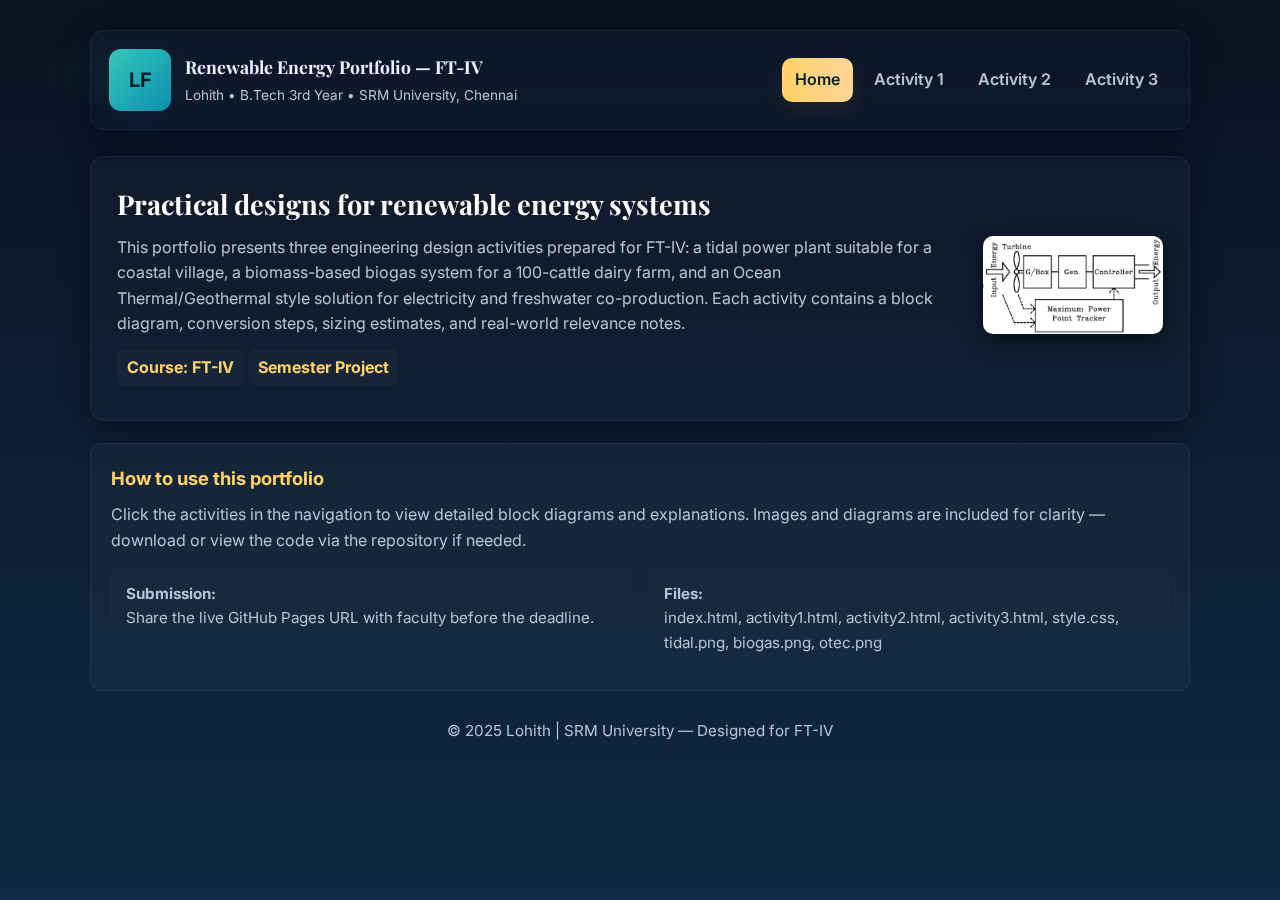
<file: index.html>
<!DOCTYPE html>
<html lang="en">
<head>
  <meta charset="utf-8" />
  <meta name="viewport" content="width=device-width,initial-scale=1" />
  <title>FT-IV Portfolio — Lohith</title>
  <link href="https://fonts.googleapis.com/css2?family=Inter:wght@300;400;600;700&family=Playfair+Display:wght@600&display=swap" rel="stylesheet">
  <link rel="stylesheet" href="style.css">
</head>
<body>
  <div class="container">
    <header class="header">
      <div class="brand">
        <div class="logo">LF</div>
        <div class="site-title">
          <h1>Renewable Energy Portfolio — FT-IV</h1>
          <p>Lohith • B.Tech 3rd Year • SRM University, Chennai</p>
        </div>
      </div>
      <nav class="nav">
        <a href="index.html" class="active">Home</a>
        <a href="activity1.html">Activity 1</a>
        <a href="activity2.html">Activity 2</a>
        <a href="activity3.html">Activity 3</a>
      </nav>
    </header>

    <section class="hero">
      <div class="hero-left">
        <h2>Practical designs for renewable energy systems</h2>
        <p>This portfolio presents three engineering design activities prepared for FT-IV: a tidal power plant suitable for a coastal village, a biomass-based biogas system for a 100-cattle dairy farm, and an Ocean Thermal/Geothermal style solution for electricity and freshwater co-production. Each activity contains a block diagram, conversion steps, sizing estimates, and real-world relevance notes.</p>
        <div style="margin-top:12px"><a class="badge">Course: FT-IV</a> <a class="badge">Semester Project</a></div>
      </div>
      <div class="hero-right">
        <img src="tidal.png" alt="small tidal preview" style="width:180px;border-radius:10px;box-shadow:0 8px 22px rgba(0,0,0,0.45)">
      </div>
    </section>

    <section class="card">
      <h3>How to use this portfolio</h3>
      <p class="sub">Click the activities in the navigation to view detailed block diagrams and explanations. Images and diagrams are included for clarity — download or view the code via the repository if needed.</p>
      <div class="row">
        <div class="col meta">
          <strong>Submission:</strong><br> Share the live GitHub Pages URL with faculty before the deadline.
        </div>
        <div class="col meta">
          <strong>Files:</strong><br> index.html, activity1.html, activity2.html, activity3.html, style.css, tidal.png, biogas.png, otec.png
        </div>
      </div>
    </section>

    <footer class="footer">© 2025 Lohith | SRM University — Designed for FT-IV</footer>
  </div>
</body>
</html>
</file>
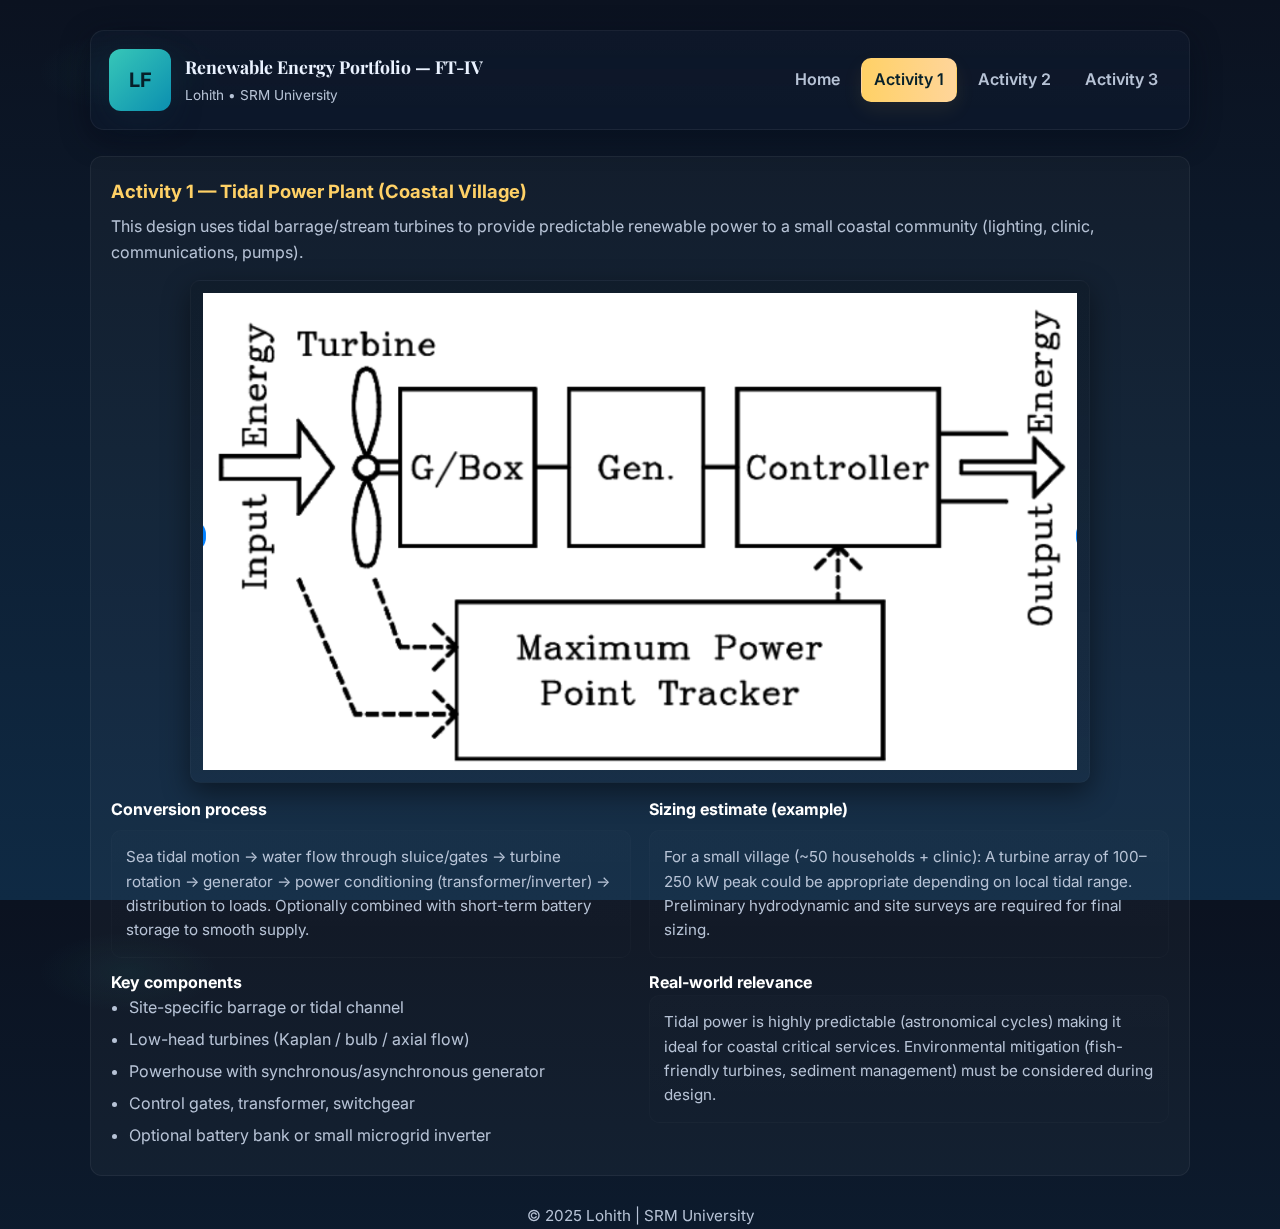
<file: activity1.html>
<!DOCTYPE html>
<html lang="en">
<head>
  <meta charset="utf-8" />
  <meta name="viewport" content="width=device-width,initial-scale=1" />
  <title>Activity 1 — Tidal Power Plant</title>
  <link href="https://fonts.googleapis.com/css2?family=Inter:wght@300;400;600;700&family=Playfair+Display:wght@600&display=swap" rel="stylesheet">
  <link rel="stylesheet" href="style.css">
</head>
<body>
  <div class="container">
    <header class="header">
      <div class="brand">
        <div class="logo">LF</div>
        <div class="site-title">
          <h1>Renewable Energy Portfolio — FT-IV</h1>
          <p>Lohith • SRM University</p>
        </div>
      </div>
      <nav class="nav">
        <a href="index.html">Home</a>
        <a href="activity1.html" class="active">Activity 1</a>
        <a href="activity2.html">Activity 2</a>
        <a href="activity3.html">Activity 3</a>
      </nav>
    </header>

    <section class="card">
      <h3>Activity 1 — Tidal Power Plant (Coastal Village)</h3>
      <p class="sub">This design uses tidal barrage/stream turbines to provide predictable renewable power to a small coastal community (lighting, clinic, communications, pumps).</p>

      <img src="tidal_diagram.png" alt="Tidal power block diagram" class="diagram">

      <div class="row">
        <div class="col">
          <h4 style="color:#fff;margin-bottom:8px">Conversion process</h4>
          <p class="meta">Sea tidal motion → water flow through sluice/gates → turbine rotation → generator → power conditioning (transformer/inverter) → distribution to loads. Optionally combined with short-term battery storage to smooth supply.</p>

          <h4 style="margin-top:12px;color:#fff">Key components</h4>
          <ul class="clean">
            <li>Site-specific barrage or tidal channel</li>
            <li>Low-head turbines (Kaplan / bulb / axial flow)</li>
            <li>Powerhouse with synchronous/asynchronous generator</li>
            <li>Control gates, transformer, switchgear</li>
            <li>Optional battery bank or small microgrid inverter</li>
          </ul>
        </div>

        <div class="col">
          <h4 style="color:#fff;margin-bottom:8px">Sizing estimate (example)</h4>
          <p class="meta">For a small village (~50 households + clinic): A turbine array of 100–250 kW peak could be appropriate depending on local tidal range. Preliminary hydrodynamic and site surveys are required for final sizing.</p>

          <h4 style="margin-top:12px;color:#fff">Real-world relevance</h4>
          <p class="meta">Tidal power is highly predictable (astronomical cycles) making it ideal for coastal critical services. Environmental mitigation (fish-friendly turbines, sediment management) must be considered during design.</p>
        </div>
      </div>
    </section>

    <footer class="footer">© 2025 Lohith | SRM University</footer>
  </div>
</body>
</html>
</file>
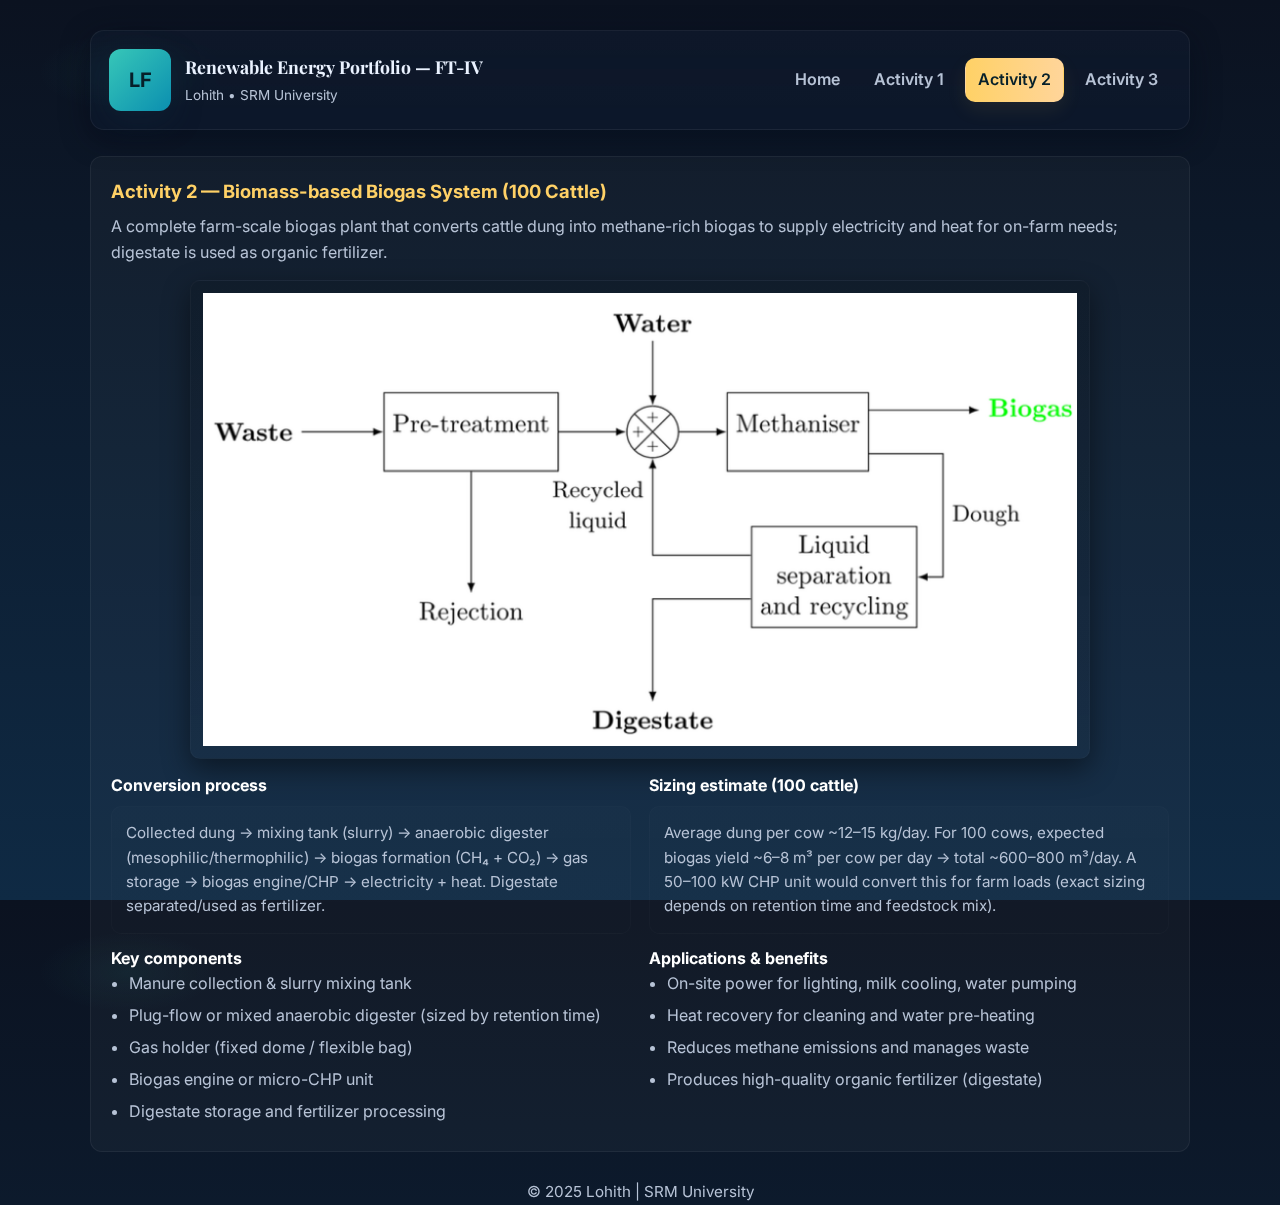
<file: activity2.html>
<!DOCTYPE html>
<html lang="en">
<head>
  <meta charset="utf-8" />
  <meta name="viewport" content="width=device-width,initial-scale=1" />
  <title>Activity 2 — Biogas System (Dairy Farm)</title>
  <link href="https://fonts.googleapis.com/css2?family=Inter:wght@300;400;600;700&family=Playfair+Display:wght@600&display=swap" rel="stylesheet">
  <link rel="stylesheet" href="style.css">
</head>
<body>
  <div class="container">
    <header class="header">
      <div class="brand">
        <div class="logo">LF</div>
        <div class="site-title">
          <h1>Renewable Energy Portfolio — FT-IV</h1>
          <p>Lohith • SRM University</p>
        </div>
      </div>
      <nav class="nav">
        <a href="index.html">Home</a>
        <a href="activity1.html">Activity 1</a>
        <a href="activity2.html" class="active">Activity 2</a>
        <a href="activity3.html">Activity 3</a>
      </nav>
    </header>

    <section class="card">
      <h3>Activity 2 — Biomass-based Biogas System (100 Cattle)</h3>
      <p class="sub">A complete farm-scale biogas plant that converts cattle dung into methane-rich biogas to supply electricity and heat for on-farm needs; digestate is used as organic fertilizer.</p>

      <img src="biogas_diagram.png" alt="Biogas plant block diagram" class="diagram">

      <div class="row">
        <div class="col">
          <h4 style="color:#fff;margin-bottom:8px">Conversion process</h4>
          <p class="meta">Collected dung → mixing tank (slurry) → anaerobic digester (mesophilic/thermophilic) → biogas formation (CH₄ + CO₂) → gas storage → biogas engine/CHP → electricity + heat. Digestate separated/used as fertilizer.</p>

          <h4 style="margin-top:12px;color:#fff">Key components</h4>
          <ul class="clean">
            <li>Manure collection & slurry mixing tank</li>
            <li>Plug-flow or mixed anaerobic digester (sized by retention time)</li>
            <li>Gas holder (fixed dome / flexible bag)</li>
            <li>Biogas engine or micro-CHP unit</li>
            <li>Digestate storage and fertilizer processing</li>
          </ul>
        </div>

        <div class="col">
          <h4 style="color:#fff;margin-bottom:8px">Sizing estimate (100 cattle)</h4>
          <p class="meta">Average dung per cow ~12–15 kg/day. For 100 cows, expected biogas yield ~6–8 m³ per cow per day → total ~600–800 m³/day. A 50–100 kW CHP unit would convert this for farm loads (exact sizing depends on retention time and feedstock mix).</p>

          <h4 style="margin-top:12px;color:#fff">Applications & benefits</h4>
          <ul class="clean">
            <li>On-site power for lighting, milk cooling, water pumping</li>
            <li>Heat recovery for cleaning and water pre-heating</li>
            <li>Reduces methane emissions and manages waste</li>
            <li>Produces high-quality organic fertilizer (digestate)</li>
          </ul>
        </div>
      </div>
    </section>

    <footer class="footer">© 2025 Lohith | SRM University</footer>
  </div>
</body>
</html>
</file>
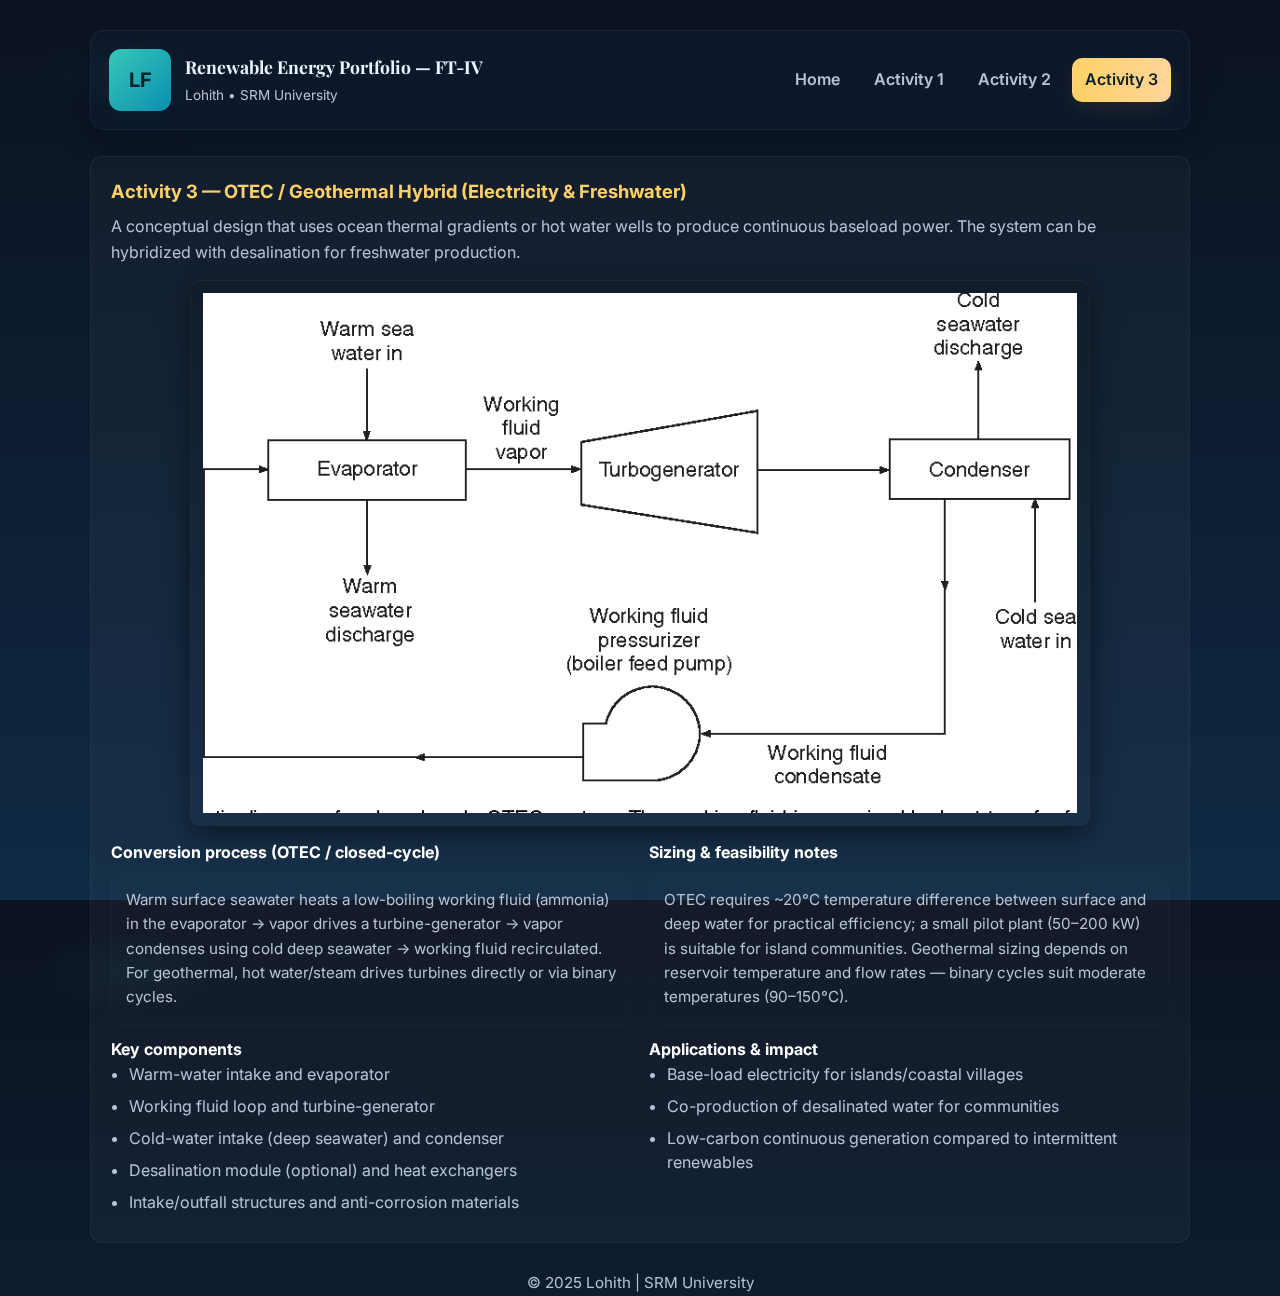
<file: activity3.html>
<!DOCTYPE html>
<html lang="en">
<head>
  <meta charset="utf-8" />
  <meta name="viewport" content="width=device-width,initial-scale=1" />
  <title>Activity 3 — OTEC / Geothermal</title>
  <link href="https://fonts.googleapis.com/css2?family=Inter:wght@300;400;600;700&family=Playfair+Display:wght@600&display=swap" rel="stylesheet">
  <link rel="stylesheet" href="style.css">
</head>
<body>
  <div class="container">
    <header class="header">
      <div class="brand">
        <div class="logo">LF</div>
        <div class="site-title">
          <h1>Renewable Energy Portfolio — FT-IV</h1>
          <p>Lohith • SRM University</p>
        </div>
      </div>
      <nav class="nav">
        <a href="index.html">Home</a>
        <a href="activity1.html">Activity 1</a>
        <a href="activity2.html">Activity 2</a>
        <a href="activity3.html" class="active">Activity 3</a>
      </nav>
    </header>

    <section class="card">
      <h3>Activity 3 — OTEC / Geothermal Hybrid (Electricity & Freshwater)</h3>
      <p class="sub">A conceptual design that uses ocean thermal gradients or hot water wells to produce continuous baseload power. The system can be hybridized with desalination for freshwater production.</p>

      <img src="wind_diagram.png" alt="OTEC / Geothermal diagram" class="diagram">

      <div class="row">
        <div class="col">
          <h4 style="color:#fff;margin-bottom:8px">Conversion process (OTEC / closed-cycle)</h4>
          <p class="meta">Warm surface seawater heats a low-boiling working fluid (ammonia) in the evaporator → vapor drives a turbine-generator → vapor condenses using cold deep seawater → working fluid recirculated. For geothermal, hot water/steam drives turbines directly or via binary cycles.</p>

          <h4 style="margin-top:12px;color:#fff">Key components</h4>
          <ul class="clean">
            <li>Warm-water intake and evaporator</li>
            <li>Working fluid loop and turbine-generator</li>
            <li>Cold-water intake (deep seawater) and condenser</li>
            <li>Desalination module (optional) and heat exchangers</li>
            <li>Intake/outfall structures and anti-corrosion materials</li>
          </ul>
        </div>

        <div class="col">
          <h4 style="color:#fff;margin-bottom:8px">Sizing & feasibility notes</h4>
          <p class="meta">OTEC requires ~20°C temperature difference between surface and deep water for practical efficiency; a small pilot plant (50–200 kW) is suitable for island communities. Geothermal sizing depends on reservoir temperature and flow rates — binary cycles suit moderate temperatures (90–150°C).</p>

          <h4 style="margin-top:12px;color:#fff">Applications & impact</h4>
          <ul class="clean">
            <li>Base-load electricity for islands/coastal villages</li>
            <li>Co-production of desalinated water for communities</li>
            <li>Low-carbon continuous generation compared to intermittent renewables</li>
          </ul>
        </div>
      </div>
    </section>

    <footer class="footer">© 2025 Lohith | SRM University</footer>
  </div>
</body>
</html>
</file>
<file: style.css>
/* FT-IV Portfolio — Aesthetic Modern Theme
   Soft glass, warm-cool accents, readable typography
*/
@import url('https://fonts.googleapis.com/css2?family=Inter:wght@300;400;600;700&family=Playfair+Display:wght@600&display=swap');

:root{
  --bg-1: #0b1220;
  --bg-2: #0f2a44;
  --card: rgba(255,255,255,0.03);
  --accent: #ffd166;   /* warm gold */
  --accent-2: #37c7b8; /* teal */
  --muted: #b7c3d6;
  --glass-border: rgba(255,255,255,0.06);
}

/* Reset */
*{box-sizing:border-box;margin:0;padding:0}
html,body{height:100%}
body{
  font-family: 'Inter', system-ui, -apple-system, 'Segoe UI', Roboto, Arial, sans-serif;
  background:
    radial-gradient(900px 400px at 10% 8%, rgba(55,199,184,0.06), transparent 10%),
    linear-gradient(180deg,var(--bg-1),var(--bg-2));
  color:#eaf2ff;
  -webkit-font-smoothing:antialiased;
  -moz-osx-font-smoothing:grayscale;
  line-height:1.6;
  padding:30px 0 80px;
}

/* Layout container */
.container{width:92%;max-width:1100px;margin:0 auto}

/* Header */
.header {
  display:flex;
  align-items:center;
  justify-content:space-between;
  gap:18px;
  margin-bottom:26px;
  padding:18px;
  border-radius:14px;
  background:linear-gradient(180deg, rgba(255,255,255,0.02), rgba(255,255,255,0.01));
  border:1px solid var(--glass-border);
  box-shadow:0 8px 30px rgba(3,10,25,0.45);
  backdrop-filter: blur(8px) saturate(120%);
}
.brand {
  display:flex;align-items:center;gap:14px;
}
.logo{
  width:62px;height:62px;border-radius:12px;
  background:linear-gradient(135deg,var(--accent-2),#0b8fb0);
  display:flex;align-items:center;justify-content:center;
  font-weight:700;color:#06202a;font-size:20px;
  box-shadow: 0 10px 30px rgba(13,40,60,0.35);
}
.site-title h1{font-family:'Playfair Display',serif;font-size:1.1rem;margin-bottom:4px}
.site-title p{color:var(--muted);font-size:0.85rem;margin:0}

/* Nav */
.nav{display:flex;gap:8px;align-items:center}
.nav a{
  color:var(--muted);text-decoration:none;padding:8px 12px;border-radius:10px;font-weight:600;
  transition:all .18s ease;border:1px solid transparent;
}
.nav a:hover{color:#fff;transform:translateY(-3px);background:rgba(255,255,255,0.02)}
.nav a.active{background:linear-gradient(90deg,var(--accent),#ffd59a);color:#06202a;box-shadow:0 8px 20px rgba(255,209,102,0.08)}

/* Hero */
.hero{
  margin-bottom:22px;padding:26px;border-radius:14px;
  background:linear-gradient(180deg, rgba(255,255,255,0.02), rgba(255,255,255,0.01));
  border:1px solid var(--glass-border);box-shadow:0 10px 28px rgba(2,6,20,0.5);
  display:flex;gap:20px;align-items:center;justify-content:space-between;
}
.hero-left{flex:1}
.hero h2{font-family:'Playfair Display',serif;font-size:1.7rem;color:#fff;margin-bottom:8px}
.hero p{color:var(--muted);max-width:820px}

/* Cards & sections */
.card{background:var(--card);border-radius:12px;padding:20px;margin:18px 0;border:1px solid var(--glass-border);}
.card h3{color:var(--accent);font-size:1.15rem;margin-bottom:8px;font-weight:700}
.card .sub{color:var(--muted);margin-bottom:14px}

/* Diagram styling */
.diagram{
  display:block;margin:14px auto;border-radius:10px;
  width:92%;max-width:900px;padding:12px;background:linear-gradient(180deg, rgba(0,0,0,0.12), rgba(255,255,255,0.01));
  border:1px solid rgba(255,255,255,0.03);
  box-shadow:0 10px 28px rgba(0,0,0,0.45);
}

/* content layout inside card */
.row{display:flex;gap:18px;align-items:flex-start}
.col{flex:1}
.meta{background:linear-gradient(180deg, rgba(255,255,255,0.01), rgba(255,255,255,0.005)); padding:14px;border-radius:10px;border:1px solid rgba(255,255,255,0.02);color:var(--muted);font-size:0.95rem}
.badge{display:inline-block;padding:6px 10px;border-radius:8px;background:rgba(255,255,255,0.03);color:var(--accent);font-weight:700;margin-bottom:8px}

/* lists */
ul.clean{margin-left:18px;color:var(--muted);line-height:1.5}
li{margin-bottom:8px}

/* Footer */
.footer{margin-top:28px;text-align:center;color:var(--muted);font-size:0.95rem}

/* Responsive */
@media (max-width:880px){
  .hero{flex-direction:column;align-items:flex-start}
  .row{flex-direction:column}
  .nav{flex-wrap:wrap}
}
</file>
